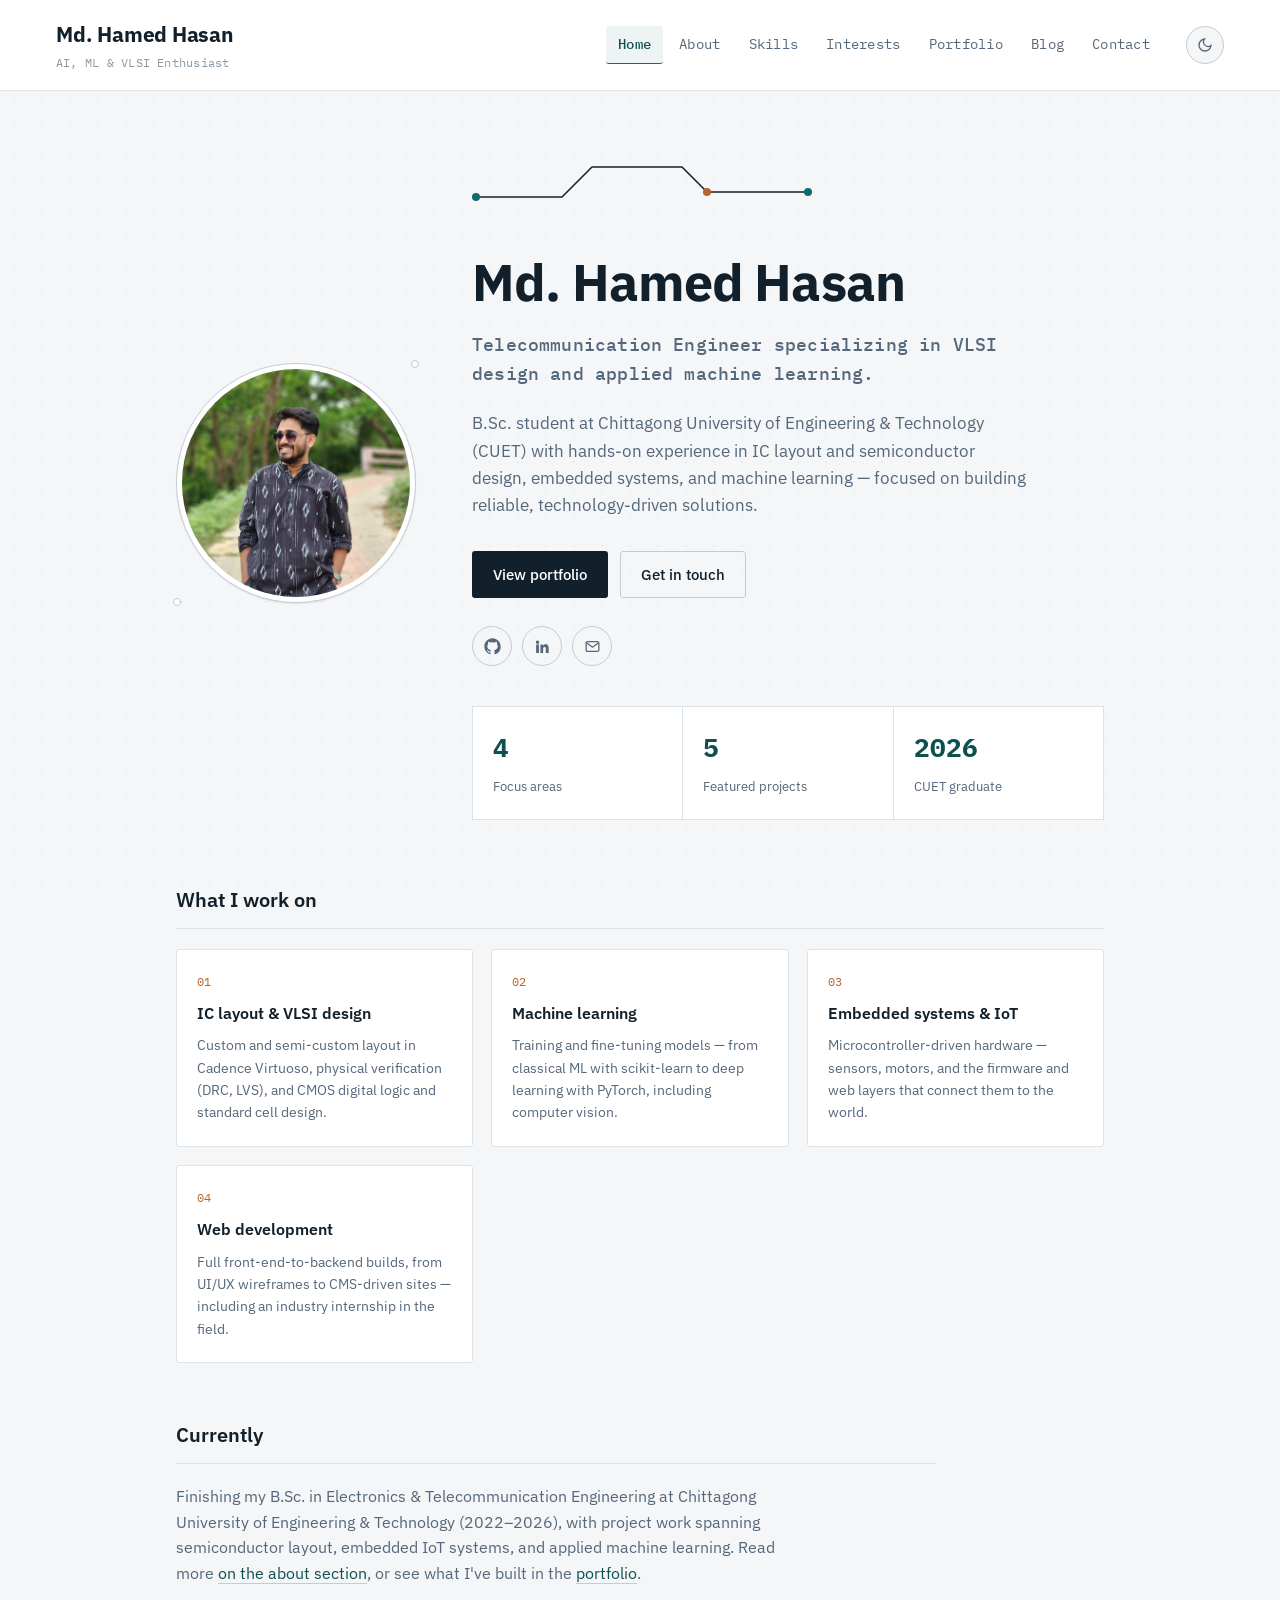
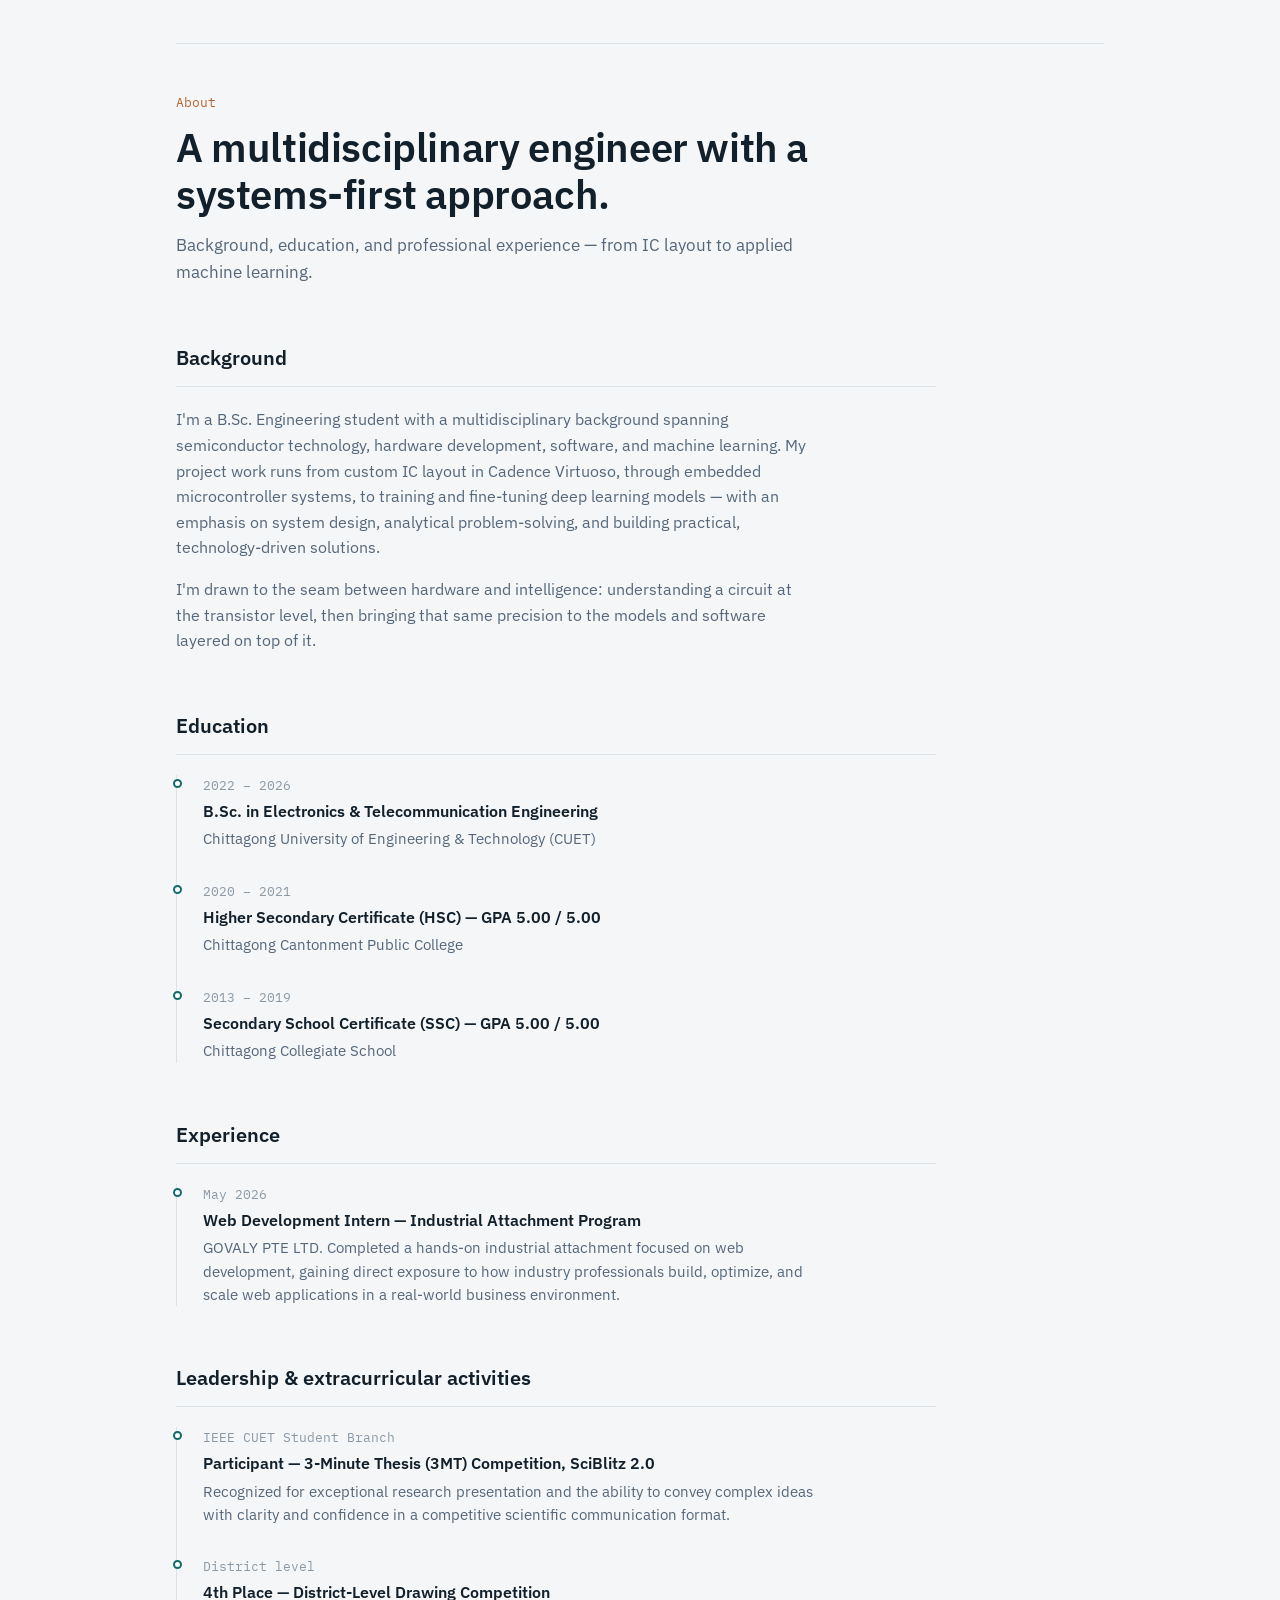
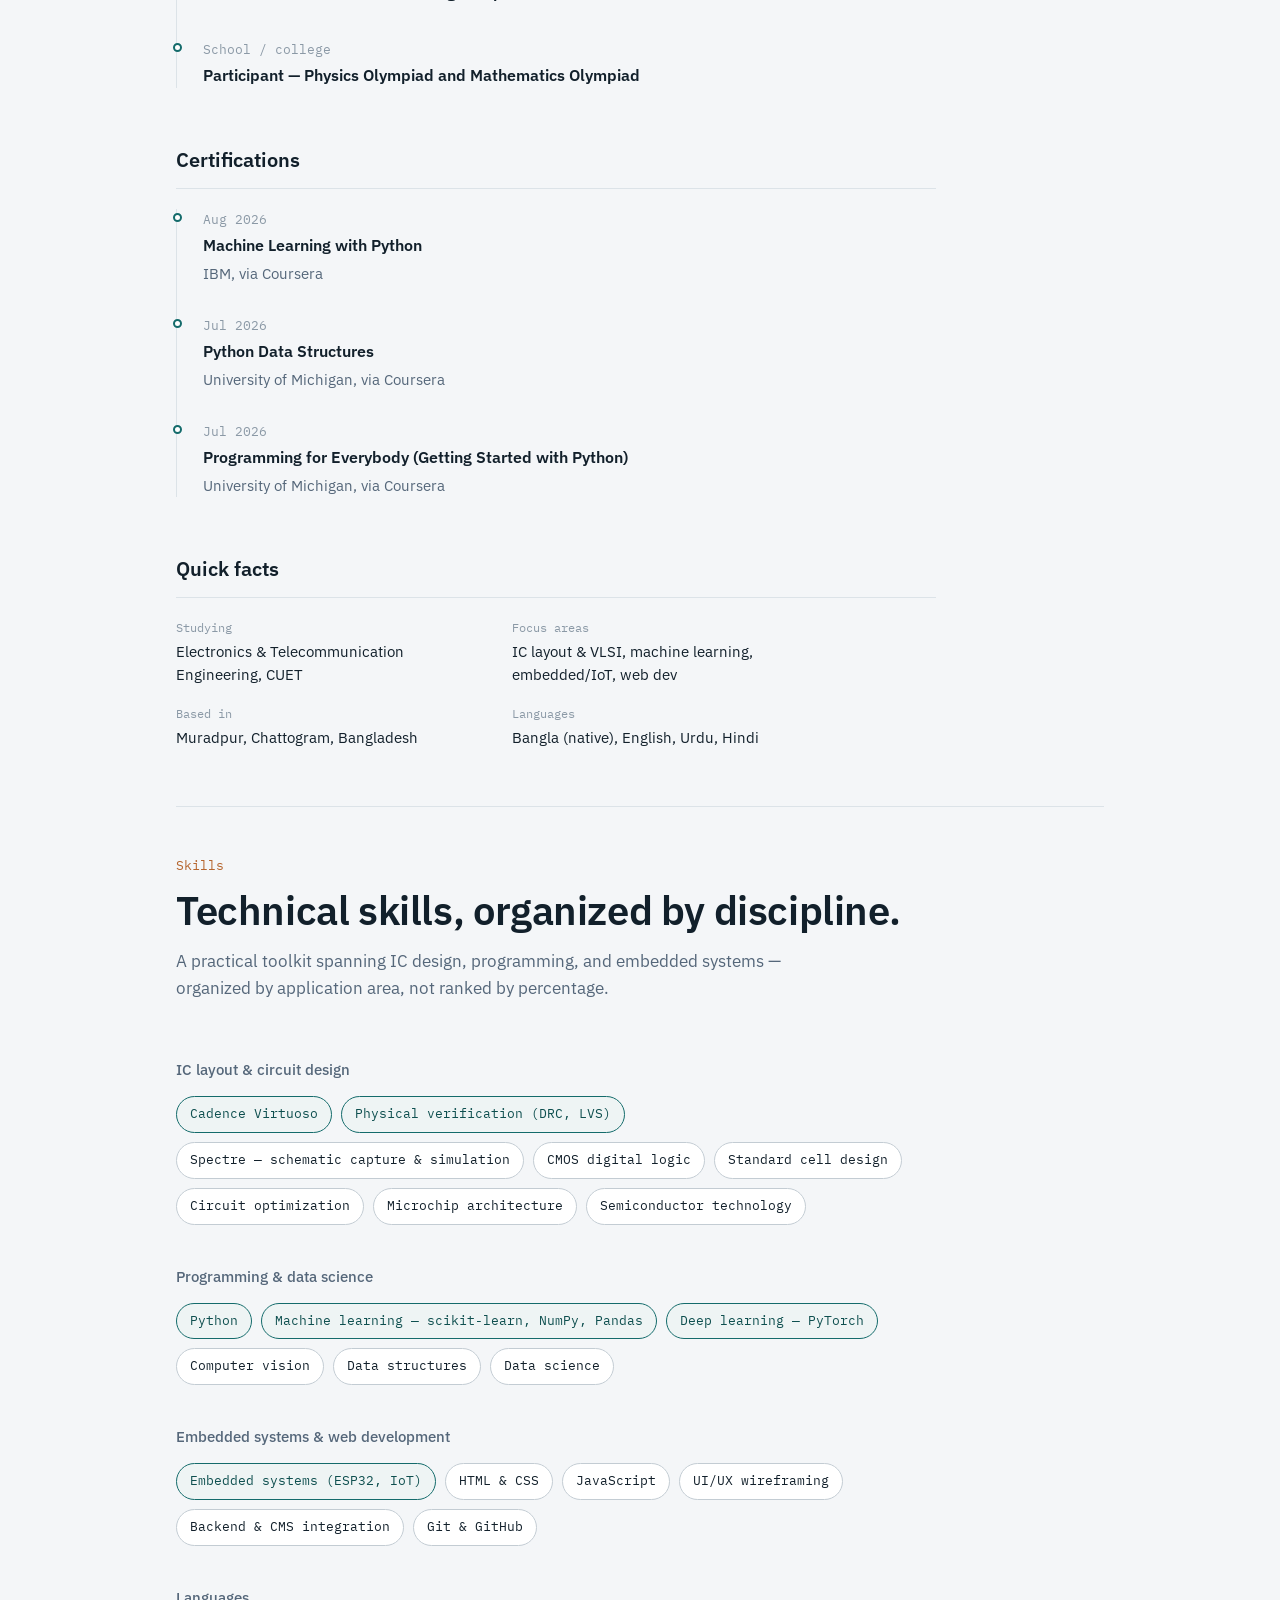
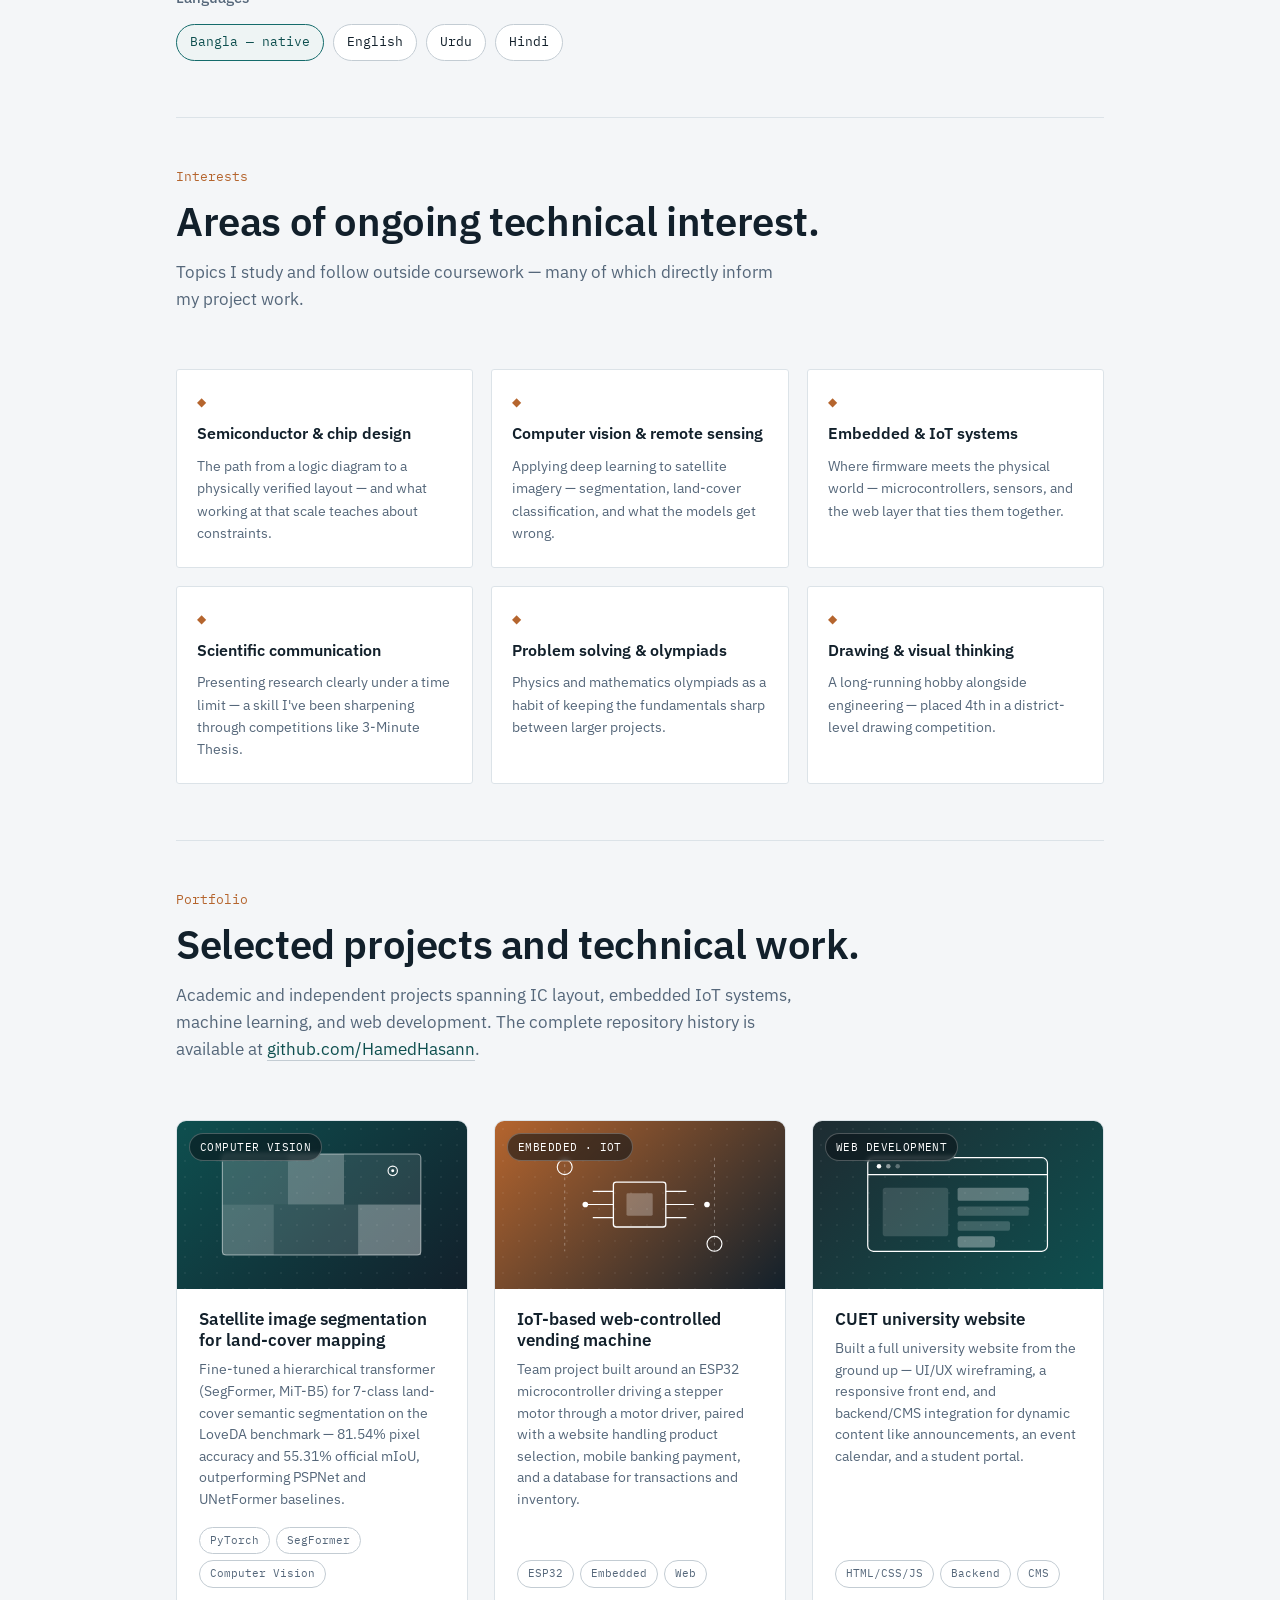
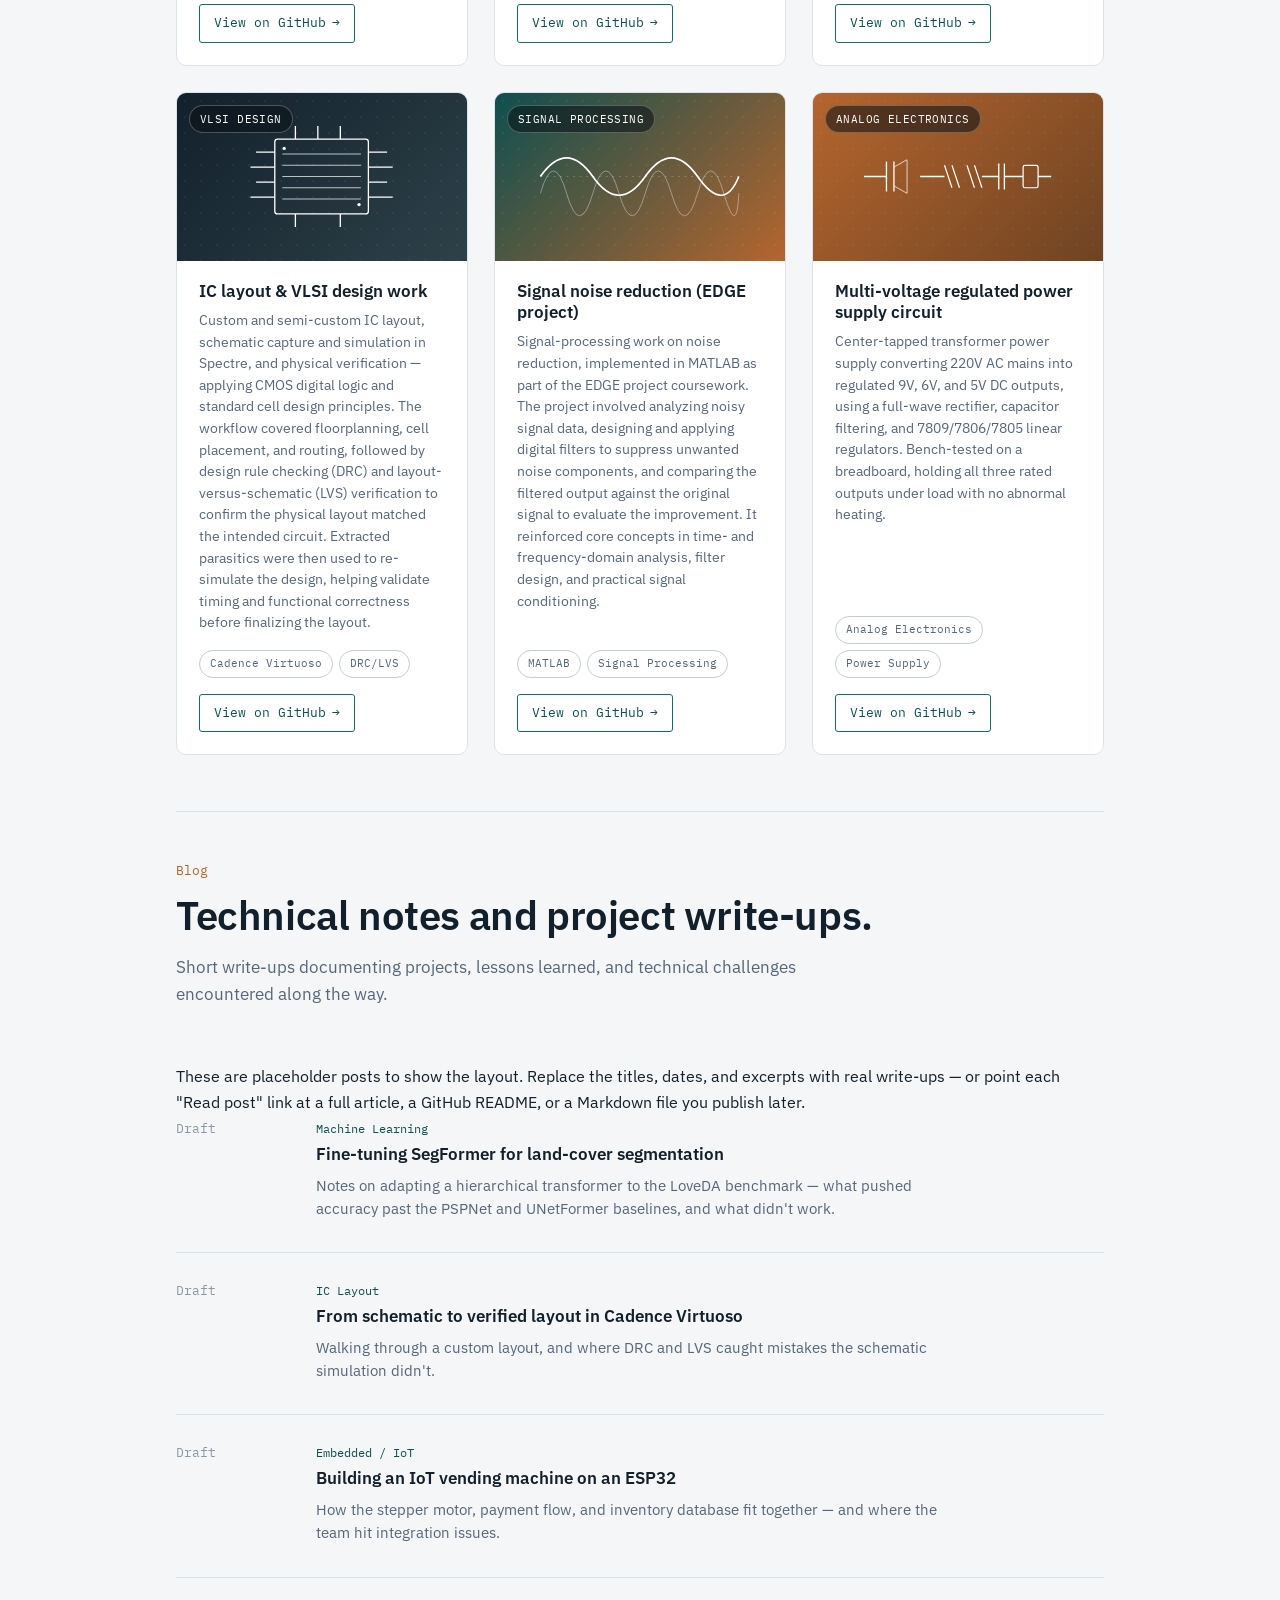
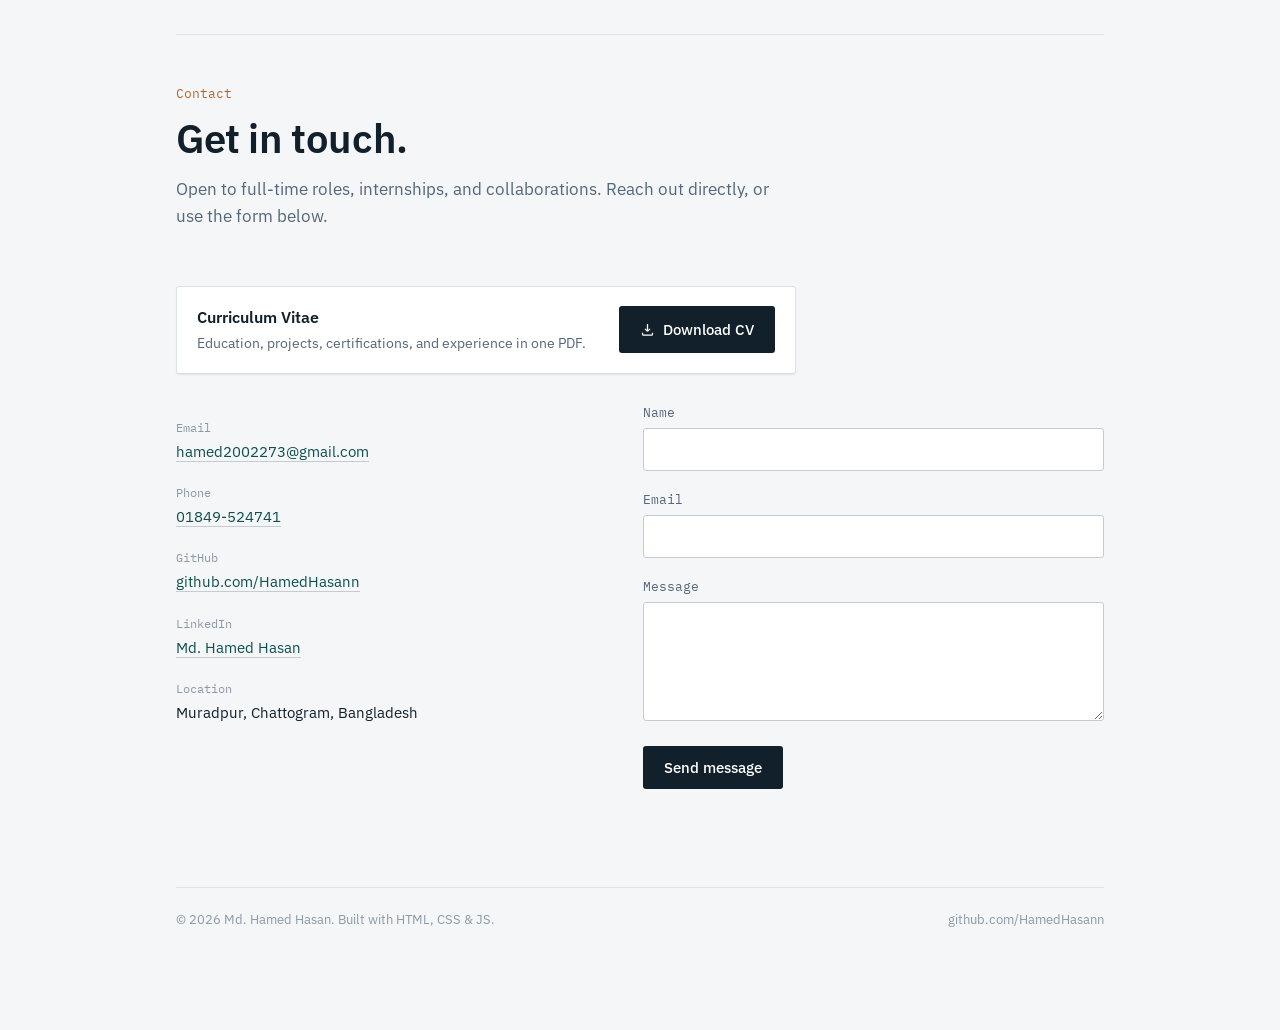
<file: index.html>
<!DOCTYPE html>
<html lang="en">
<head>
<meta charset="UTF-8">
<meta name="viewport" content="width=device-width, initial-scale=1.0">
<title>Md. Hamed Hasan — Electronics & AI Engineer</title>
<meta name="description" content="Portfolio of Md. Hamed Hasan — Electronics & Telecommunication Engineering student working across machine learning, VLSI design, and web development.">
<meta name="theme-color" content="#146B6B">
<meta property="og:type" content="website">
<meta property="og:title" content="Md. Hamed Hasan — Electronics & AI Engineer">
<meta property="og:description" content="Portfolio of Md. Hamed Hasan — Electronics & Telecommunication Engineering student working across machine learning, VLSI design, and web development.">
<meta property="og:image" content="assets/images/profile.jpg">
<link rel="icon" href="assets/images/profile.jpg">
<link rel="preconnect" href="https://fonts.googleapis.com">
<link rel="preconnect" href="https://fonts.gstatic.com" crossorigin>
<link href="https://fonts.googleapis.com/css2?family=IBM+Plex+Mono:wght@400;500&family=IBM+Plex+Sans:wght@400;500;600;700&display=swap" rel="stylesheet">
<link rel="stylesheet" href="style.css?v=2">
<script>
  // Set the theme before first paint so there's no light/dark flash.
  (function () {
    var stored = localStorage.getItem("theme");
    var prefersDark = window.matchMedia("(prefers-color-scheme: dark)").matches;
    document.documentElement.setAttribute("data-theme", stored || (prefersDark ? "dark" : "light"));
  })();
</script>
</head>
<!--
  PROFILE PHOTO: served from assets/images/profile.jpg in this repo.
  If that file is ever renamed or removed, the "HH" initials mark is
  shown instead, so the site never breaks.
-->
<body>
<div class="grid-texture" aria-hidden="true"></div>

<!-- Top nav (all breakpoints) -->
<div class="site-header-wrap">
<header class="topbar">
  <a href="#home" class="topbar-brand">Md. Hamed Hasan<span>AI, ML &amp; VLSI Enthusiast</span></a>

  <nav class="nav-links topbar-links">
    <a href="#home">Home</a>
    <a href="#about">About</a>
    <a href="#skills">Skills</a>
    <a href="#interests">Interests</a>
    <a href="#portfolio">Portfolio</a>
    <a href="#blog">Blog</a>
    <a href="#contact">Contact</a>
  </nav>

  <div class="topbar-actions">
    <button class="theme-toggle" aria-label="Toggle dark mode">
      <svg class="moon" viewBox="0 0 24 24" fill="none" stroke="currentColor" stroke-width="2"><path d="M21 12.8A9 9 0 1 1 11.2 3a7 7 0 0 0 9.8 9.8Z"/></svg>
      <svg class="sun" viewBox="0 0 24 24" fill="none" stroke="currentColor" stroke-width="2"><circle cx="12" cy="12" r="4"/><path d="M12 2v2M12 20v2M4.9 4.9l1.4 1.4M17.7 17.7l1.4 1.4M2 12h2M20 12h2M4.9 19.1l1.4-1.4M17.7 6.3l1.4-1.4"/></svg>
    </button>
    <button class="menu-btn" aria-label="Toggle navigation" aria-expanded="false">
      <span></span><span></span><span></span>
    </button>
  </div>
</header>
<nav class="mobile-nav">
  <a href="#home">Home</a>
  <a href="#about">About</a>
  <a href="#skills">Skills</a>
  <a href="#interests">Interests</a>
  <a href="#portfolio">Portfolio</a>
  <a href="#blog">Blog</a>
  <a href="#contact">Contact</a>
  <div class="mobile-nav-social">
    <a href="https://github.com/HamedHasann" target="_blank" rel="noopener" aria-label="GitHub" class="social-icon">
      <svg viewBox="0 0 24 24" fill="currentColor"><path d="M12 .5C5.73.5.5 5.73.5 12c0 5.09 3.29 9.4 7.86 10.93.57.1.78-.25.78-.55 0-.27-.01-1.16-.02-2.11-3.2.7-3.88-1.36-3.88-1.36-.53-1.34-1.29-1.7-1.29-1.7-1.05-.72.08-.71.08-.71 1.17.08 1.78 1.2 1.78 1.2 1.03 1.77 2.71 1.26 3.37.96.1-.75.4-1.26.73-1.55-2.55-.29-5.23-1.28-5.23-5.68 0-1.25.45-2.28 1.19-3.08-.12-.29-.52-1.46.11-3.05 0 0 .97-.31 3.18 1.18a11.1 11.1 0 0 1 5.79 0c2.2-1.49 3.17-1.18 3.17-1.18.63 1.59.23 2.76.11 3.05.74.8 1.19 1.83 1.19 3.08 0 4.41-2.69 5.39-5.25 5.67.41.36.78 1.06.78 2.15 0 1.55-.01 2.8-.01 3.18 0 .3.2.66.79.55A10.52 10.52 0 0 0 23.5 12c0-6.27-5.23-11.5-11.5-11.5Z"/></svg>
    </a>
    <a href="https://www.linkedin.com/in/hamed-hasan-15072927a/" target="_blank" rel="noopener" aria-label="LinkedIn" class="social-icon">
      <svg viewBox="0 0 24 24" fill="currentColor"><path d="M4.98 3.5a2.5 2.5 0 1 1 0 5 2.5 2.5 0 0 1 0-5ZM3 9h4v12H3zM9 9h3.6v1.64h.05c.5-.95 1.73-1.95 3.56-1.95 3.8 0 4.5 2.5 4.5 5.75V21h-4v-5.3c0-1.27-.02-2.9-1.77-2.9-1.77 0-2.04 1.38-2.04 2.8V21H9z"/></svg>
    </a>
    <a href="mailto:hamed2002273@gmail.com" aria-label="Email" class="social-icon">
      <svg viewBox="0 0 24 24" fill="none" stroke="currentColor" stroke-width="1.8"><rect x="3" y="5" width="18" height="14" rx="2"/><path d="m4 7 8 6 8-6"/></svg>
    </a>
  </div>
</nav>
</div>

<div class="shell">
  <!-- Main content -->
  <main class="main">

    <!-- ===================== HOME ===================== -->
    <section id="home" class="hero">
      <div class="hero-photo">
        <img class="hero-photo-img" src="assets/images/profile.jpg" alt="Md. Hamed Hasan"
             onerror="this.hidden=true; this.nextElementSibling.classList.add('show')">
        <span class="hero-photo-fallback">HH</span>
      </div>

      <div class="hero-copy">
        <svg class="hero-trace" viewBox="0 0 340 70" aria-hidden="true">
          <path d="M4 50 H90 L120 20 H210 L235 45 H336" />
          <circle cx="4" cy="50" r="4" />
          <circle class="copper" cx="235" cy="45" r="4" />
          <circle cx="336" cy="45" r="4" />
        </svg>

        <h1 class="hero-name">Md. Hamed Hasan</h1>
        <p class="hero-role">Telecommunication Engineer specializing in VLSI design and applied machine learning.</p>
        <p class="lede">B.Sc. student at Chittagong University of Engineering &amp; Technology (CUET) with hands-on experience in IC layout and semiconductor design, embedded systems, and machine learning — focused on building reliable, technology-driven solutions.</p>

        <div class="hero-actions">
          <a href="#portfolio" class="btn btn-primary">View portfolio</a>
          <a href="#contact" class="btn btn-secondary">Get in touch</a>
        </div>

        <div class="social-row">
          <a href="https://github.com/HamedHasann" target="_blank" rel="noopener" aria-label="GitHub" class="social-icon">
            <svg viewBox="0 0 24 24" fill="currentColor"><path d="M12 .5C5.73.5.5 5.73.5 12c0 5.09 3.29 9.4 7.86 10.93.57.1.78-.25.78-.55 0-.27-.01-1.16-.02-2.11-3.2.7-3.88-1.36-3.88-1.36-.53-1.34-1.29-1.7-1.29-1.7-1.05-.72.08-.71.08-.71 1.17.08 1.78 1.2 1.78 1.2 1.03 1.77 2.71 1.26 3.37.96.1-.75.4-1.26.73-1.55-2.55-.29-5.23-1.28-5.23-5.68 0-1.25.45-2.28 1.19-3.08-.12-.29-.52-1.46.11-3.05 0 0 .97-.31 3.18 1.18a11.1 11.1 0 0 1 5.79 0c2.2-1.49 3.17-1.18 3.17-1.18.63 1.59.23 2.76.11 3.05.74.8 1.19 1.83 1.19 3.08 0 4.41-2.69 5.39-5.25 5.67.41.36.78 1.06.78 2.15 0 1.55-.01 2.8-.01 3.18 0 .3.2.66.79.55A10.52 10.52 0 0 0 23.5 12c0-6.27-5.23-11.5-11.5-11.5Z"/></svg>
          </a>
          <a href="https://www.linkedin.com/in/hamed-hasan-15072927a/" target="_blank" rel="noopener" aria-label="LinkedIn" class="social-icon">
            <svg viewBox="0 0 24 24" fill="currentColor"><path d="M4.98 3.5a2.5 2.5 0 1 1 0 5 2.5 2.5 0 0 1 0-5ZM3 9h4v12H3zM9 9h3.6v1.64h.05c.5-.95 1.73-1.95 3.56-1.95 3.8 0 4.5 2.5 4.5 5.75V21h-4v-5.3c0-1.27-.02-2.9-1.77-2.9-1.77 0-2.04 1.38-2.04 2.8V21H9z"/></svg>
          </a>
          <a href="mailto:hamed2002273@gmail.com" aria-label="Email" class="social-icon">
            <svg viewBox="0 0 24 24" fill="none" stroke="currentColor" stroke-width="1.8"><rect x="3" y="5" width="18" height="14" rx="2"/><path d="m4 7 8 6 8-6"/></svg>
          </a>
        </div>

        <div class="stat-row">
          <div class="stat">
            <b>4</b>
            <span>Focus areas</span>
          </div>
          <div class="stat">
            <b>5</b>
            <span>Featured projects</span>
          </div>
          <div class="stat">
            <b>2026</b>
            <span>CUET graduate</span>
          </div>
        </div>
      </div>
    </section>

    <section class="section wide">
      <h2>What I work on</h2>
      <div class="card-grid">
        <div class="focus-card">
          <span class="mark">01</span>
          <h3>IC layout &amp; VLSI design</h3>
          <p>Custom and semi-custom layout in Cadence Virtuoso, physical verification (DRC, LVS), and CMOS digital logic and standard cell design.</p>
        </div>
        <div class="focus-card">
          <span class="mark">02</span>
          <h3>Machine learning</h3>
          <p>Training and fine-tuning models — from classical ML with scikit-learn to deep learning with PyTorch, including computer vision.</p>
        </div>
        <div class="focus-card">
          <span class="mark">03</span>
          <h3>Embedded systems &amp; IoT</h3>
          <p>Microcontroller-driven hardware — sensors, motors, and the firmware and web layers that connect them to the world.</p>
        </div>
        <div class="focus-card">
          <span class="mark">04</span>
          <h3>Web development</h3>
          <p>Full front-end-to-backend builds, from UI/UX wireframes to CMS-driven sites — including an industry internship in the field.</p>
        </div>
      </div>
    </section>

    <section class="section">
      <h2>Currently</h2>
      <p>Finishing my B.Sc. in Electronics &amp; Telecommunication Engineering at Chittagong University of Engineering &amp; Technology (2022–2026), with project work spanning semiconductor layout, embedded IoT systems, and applied machine learning. Read more <a href="#about" style="color:var(--teal-deep); border-bottom:1px solid var(--line-strong);">on the about section</a>, or see what I've built in the <a href="#portfolio" style="color:var(--teal-deep); border-bottom:1px solid var(--line-strong);">portfolio</a>.</p>
    </section>

    <!-- ===================== ABOUT ===================== -->
    <section id="about" class="section-page">
      <div class="page-head">
        <span class="eyebrow">About</span>
        <h1>A multidisciplinary engineer with a systems-first approach.</h1>
        <p class="lede">Background, education, and professional experience — from IC layout to applied machine learning.</p>
      </div>

      <section class="section">
        <h2>Background</h2>
        <p>I'm a B.Sc. Engineering student with a multidisciplinary background spanning semiconductor technology, hardware development, software, and machine learning. My project work runs from custom IC layout in Cadence Virtuoso, through embedded microcontroller systems, to training and fine-tuning deep learning models — with an emphasis on system design, analytical problem-solving, and building practical, technology-driven solutions.</p>
        <p>I'm drawn to the seam between hardware and intelligence: understanding a circuit at the transistor level, then bringing that same precision to the models and software layered on top of it.</p>
      </section>

      <section class="section">
        <h2>Education</h2>
        <div class="timeline">
          <div class="tl-item">
            <div class="tl-date">2022 – 2026</div>
            <h4>B.Sc. in Electronics &amp; Telecommunication Engineering</h4>
            <p>Chittagong University of Engineering &amp; Technology (CUET)</p>
          </div>
          <div class="tl-item">
            <div class="tl-date">2020 – 2021</div>
            <h4>Higher Secondary Certificate (HSC) — GPA 5.00 / 5.00</h4>
            <p>Chittagong Cantonment Public College</p>
          </div>
          <div class="tl-item">
            <div class="tl-date">2013 – 2019</div>
            <h4>Secondary School Certificate (SSC) — GPA 5.00 / 5.00</h4>
            <p>Chittagong Collegiate School</p>
          </div>
        </div>
      </section>

      <section class="section">
        <h2>Experience</h2>
        <div class="timeline">
          <div class="tl-item">
            <div class="tl-date">May 2026</div>
            <h4>Web Development Intern — Industrial Attachment Program</h4>
            <p>GOVALY PTE LTD. Completed a hands-on industrial attachment focused on web development, gaining direct exposure to how industry professionals build, optimize, and scale web applications in a real-world business environment.</p>
          </div>
        </div>
      </section>

      <section class="section">
        <h2>Leadership &amp; extracurricular activities</h2>
        <div class="timeline">
          <div class="tl-item">
            <div class="tl-date">IEEE CUET Student Branch</div>
            <h4>Participant — 3-Minute Thesis (3MT) Competition, SciBlitz 2.0</h4>
            <p>Recognized for exceptional research presentation and the ability to convey complex ideas with clarity and confidence in a competitive scientific communication format.</p>
          </div>
          <div class="tl-item">
            <div class="tl-date">District level</div>
            <h4>4th Place — District-Level Drawing Competition</h4>
          </div>
          <div class="tl-item">
            <div class="tl-date">School / college</div>
            <h4>Participant — Physics Olympiad and Mathematics Olympiad</h4>
          </div>
        </div>
      </section>

      <section class="section">
        <h2>Certifications</h2>
        <div class="timeline">
          <div class="tl-item">
            <div class="tl-date">Aug 2026</div>
            <h4>Machine Learning with Python</h4>
            <p>IBM, via Coursera</p>
          </div>
          <div class="tl-item">
            <div class="tl-date">Jul 2026</div>
            <h4>Python Data Structures</h4>
            <p>University of Michigan, via Coursera</p>
          </div>
          <div class="tl-item">
            <div class="tl-date">Jul 2026</div>
            <h4>Programming for Everybody (Getting Started with Python)</h4>
            <p>University of Michigan, via Coursera</p>
          </div>
        </div>
      </section>

      <section class="section">
        <h2>Quick facts</h2>
        <dl class="fact-grid">
          <div class="fact">
            <dt>Studying</dt>
            <dd>Electronics &amp; Telecommunication Engineering, CUET</dd>
          </div>
          <div class="fact">
            <dt>Focus areas</dt>
            <dd>IC layout &amp; VLSI, machine learning, embedded/IoT, web dev</dd>
          </div>
          <div class="fact">
            <dt>Based in</dt>
            <dd>Muradpur, Chattogram, Bangladesh</dd>
          </div>
          <div class="fact">
            <dt>Languages</dt>
            <dd>Bangla (native), English, Urdu, Hindi</dd>
          </div>
        </dl>
      </section>
    </section>

    <!-- ===================== SKILLS ===================== -->
    <section id="skills" class="section-page">
      <div class="page-head">
        <span class="eyebrow">Skills</span>
        <h1>Technical skills, organized by discipline.</h1>
        <p class="lede">A practical toolkit spanning IC design, programming, and embedded systems — organized by application area, not ranked by percentage.</p>
      </div>

      <section class="section">
        <div class="skill-group">
          <h3>IC layout &amp; circuit design</h3>
          <div class="tag-row">
            <span class="tag strong">Cadence Virtuoso</span>
            <span class="tag strong">Physical verification (DRC, LVS)</span>
            <span class="tag">Spectre — schematic capture &amp; simulation</span>
            <span class="tag">CMOS digital logic</span>
            <span class="tag">Standard cell design</span>
            <span class="tag">Circuit optimization</span>
            <span class="tag">Microchip architecture</span>
            <span class="tag">Semiconductor technology</span>
          </div>
        </div>

        <div class="skill-group">
          <h3>Programming &amp; data science</h3>
          <div class="tag-row">
            <span class="tag strong">Python</span>
            <span class="tag strong">Machine learning — scikit-learn, NumPy, Pandas</span>
            <span class="tag strong">Deep learning — PyTorch</span>
            <span class="tag">Computer vision</span>
            <span class="tag">Data structures</span>
            <span class="tag">Data science</span>
          </div>
        </div>

        <div class="skill-group">
          <h3>Embedded systems &amp; web development</h3>
          <div class="tag-row">
            <span class="tag strong">Embedded systems (ESP32, IoT)</span>
            <span class="tag">HTML &amp; CSS</span>
            <span class="tag">JavaScript</span>
            <span class="tag">UI/UX wireframing</span>
            <span class="tag">Backend &amp; CMS integration</span>
            <span class="tag">Git &amp; GitHub</span>
          </div>
        </div>

        <div class="skill-group">
          <h3>Languages</h3>
          <div class="tag-row">
            <span class="tag strong">Bangla — native</span>
            <span class="tag">English</span>
            <span class="tag">Urdu</span>
            <span class="tag">Hindi</span>
          </div>
        </div>
      </section>
    </section>

    <!-- ===================== INTERESTS ===================== -->
    <section id="interests" class="section-page">
      <div class="page-head">
        <span class="eyebrow">Interests</span>
        <h1>Areas of ongoing technical interest.</h1>
        <p class="lede">Topics I study and follow outside coursework — many of which directly inform my project work.</p>
      </div>

      <section class="section wide">
        <div class="card-grid">
          <div class="focus-card">
            <span class="mark">◆</span>
            <h3>Semiconductor &amp; chip design</h3>
            <p>The path from a logic diagram to a physically verified layout — and what working at that scale teaches about constraints.</p>
          </div>
          <div class="focus-card">
            <span class="mark">◆</span>
            <h3>Computer vision &amp; remote sensing</h3>
            <p>Applying deep learning to satellite imagery — segmentation, land-cover classification, and what the models get wrong.</p>
          </div>
          <div class="focus-card">
            <span class="mark">◆</span>
            <h3>Embedded &amp; IoT systems</h3>
            <p>Where firmware meets the physical world — microcontrollers, sensors, and the web layer that ties them together.</p>
          </div>
          <div class="focus-card">
            <span class="mark">◆</span>
            <h3>Scientific communication</h3>
            <p>Presenting research clearly under a time limit — a skill I've been sharpening through competitions like 3-Minute Thesis.</p>
          </div>
          <div class="focus-card">
            <span class="mark">◆</span>
            <h3>Problem solving &amp; olympiads</h3>
            <p>Physics and mathematics olympiads as a habit of keeping the fundamentals sharp between larger projects.</p>
          </div>
          <div class="focus-card">
            <span class="mark">◆</span>
            <h3>Drawing &amp; visual thinking</h3>
            <p>A long-running hobby alongside engineering — placed 4th in a district-level drawing competition.</p>
          </div>
        </div>
      </section>
    </section>

    <!-- ===================== PORTFOLIO ===================== -->
    <section id="portfolio" class="section-page">
      <div class="page-head">
        <span class="eyebrow">Portfolio</span>
        <h1>Selected projects and technical work.</h1>
        <p class="lede">Academic and independent projects spanning IC layout, embedded IoT systems, machine learning, and web development. The complete repository history is available at <a href="https://github.com/HamedHasann" target="_blank" rel="noopener" style="color:var(--teal-deep); border-bottom:1px solid var(--line-strong);">github.com/HamedHasann</a>.</p>
      </div>

      <section class="section wide">
        <div class="project-grid">

          <article class="project-card">
            <div class="project-media media-cv">
              <span class="project-badge">Computer Vision</span>
              <svg class="project-art" viewBox="0 0 240 140" aria-hidden="true">
                <rect x="14" y="16" width="212" height="108" rx="4" fill="none" stroke="currentColor" stroke-width="1.2" opacity="0.5"/>
                <rect x="14" y="16" width="70" height="54" fill="currentColor" opacity="0.18"/>
                <rect x="84" y="16" width="60" height="54" fill="currentColor" opacity="0.32"/>
                <rect x="144" y="16" width="82" height="54" fill="currentColor" opacity="0.1"/>
                <rect x="14" y="70" width="55" height="54" fill="currentColor" opacity="0.26"/>
                <rect x="69" y="70" width="90" height="54" fill="currentColor" opacity="0.15"/>
                <rect x="159" y="70" width="67" height="54" fill="currentColor" opacity="0.36"/>
                <circle cx="196" cy="34" r="5" fill="none" stroke="currentColor" stroke-width="1.2"/>
                <circle cx="196" cy="34" r="1.6" fill="currentColor"/>
              </svg>
            </div>
            <div class="project-body">
              <h3>Satellite image segmentation for land-cover mapping</h3>
              <p>Fine-tuned a hierarchical transformer (SegFormer, MiT-B5) for 7-class land-cover semantic segmentation on the LoveDA benchmark — 81.54% pixel accuracy and 55.31% official mIoU, outperforming PSPNet and UNetFormer baselines.</p>
              <div class="project-tags">
                <span>PyTorch</span>
                <span>SegFormer</span>
                <span>Computer Vision</span>
              </div>
              <a class="project-link" href="https://github.com/HamedHasann/Machine_Learning" target="_blank" rel="noopener">View on GitHub <span aria-hidden="true">→</span></a>
            </div>
          </article>

          <article class="project-card">
            <div class="project-media media-iot">
              <span class="project-badge">Embedded · IoT</span>
              <svg class="project-art" viewBox="0 0 240 140" aria-hidden="true">
                <rect x="92" y="46" width="56" height="48" rx="3" fill="none" stroke="currentColor" stroke-width="1.4"/>
                <rect x="106" y="58" width="28" height="24" rx="1.5" fill="currentColor" opacity="0.28"/>
                <path d="M92 56H70M92 70H62M92 84H70M148 56h22M148 70h30M148 84h22" stroke="currentColor" stroke-width="1.2"/>
                <circle cx="62" cy="70" r="3" fill="currentColor"/>
                <circle cx="192" cy="70" r="3" fill="currentColor"/>
                <path d="M40 20v100M200 20v100" stroke="currentColor" stroke-width="1" opacity="0.35" stroke-dasharray="3 4"/>
                <circle cx="40" cy="30" r="8" fill="none" stroke="currentColor" stroke-width="1.2"/>
                <circle cx="200" cy="112" r="8" fill="none" stroke="currentColor" stroke-width="1.2"/>
              </svg>
            </div>
            <div class="project-body">
              <h3>IoT-based web-controlled vending machine</h3>
              <p>Team project built around an ESP32 microcontroller driving a stepper motor through a motor driver, paired with a website handling product selection, mobile banking payment, and a database for transactions and inventory.</p>
              <div class="project-tags">
                <span>ESP32</span>
                <span>Embedded</span>
                <span>Web</span>
              </div>
              <a class="project-link" href="https://github.com/HamedHasann/Embedded_Systems_IoT" target="_blank" rel="noopener">View on GitHub <span aria-hidden="true">→</span></a>
            </div>
          </article>

          <article class="project-card">
            <div class="project-media media-web">
              <span class="project-badge">Web Development</span>
              <svg class="project-art" viewBox="0 0 240 140" aria-hidden="true">
                <rect x="24" y="20" width="192" height="100" rx="6" fill="none" stroke="currentColor" stroke-width="1.3"/>
                <path d="M24 38h192" stroke="currentColor" stroke-width="1.2"/>
                <circle cx="36" cy="29" r="2.4" fill="currentColor"/>
                <circle cx="46" cy="29" r="2.4" fill="currentColor" opacity="0.5"/>
                <circle cx="56" cy="29" r="2.4" fill="currentColor" opacity="0.3"/>
                <rect x="40" y="52" width="70" height="52" rx="3" fill="currentColor" opacity="0.14"/>
                <rect x="120" y="52" width="76" height="14" rx="2" fill="currentColor" opacity="0.3"/>
                <rect x="120" y="72" width="76" height="10" rx="2" fill="currentColor" opacity="0.18"/>
                <rect x="120" y="88" width="56" height="10" rx="2" fill="currentColor" opacity="0.18"/>
                <rect x="120" y="104" width="40" height="12" rx="3" fill="currentColor" opacity="0.34"/>
              </svg>
            </div>
            <div class="project-body">
              <h3>CUET university website</h3>
              <p>Built a full university website from the ground up — UI/UX wireframing, a responsive front end, and backend/CMS integration for dynamic content like announcements, an event calendar, and a student portal.</p>
              <div class="project-tags">
                <span>HTML/CSS/JS</span>
                <span>Backend</span>
                <span>CMS</span>
              </div>
              <a class="project-link" href="https://github.com/HamedHasann/Web_Development" target="_blank" rel="noopener">View on GitHub <span aria-hidden="true">→</span></a>
            </div>
          </article>

          <article class="project-card">
            <div class="project-media media-vlsi">
              <span class="project-badge">VLSI Design</span>
              <svg class="project-art" viewBox="0 0 240 140" aria-hidden="true">
                <rect x="70" y="30" width="100" height="80" rx="3" fill="none" stroke="currentColor" stroke-width="1.4"/>
                <g stroke="currentColor" stroke-width="1.1" opacity="0.7">
                  <path d="M78 46h84M78 58h84M78 70h84M78 82h84M78 94h84"/>
                </g>
                <g stroke="currentColor" stroke-width="1.4">
                  <path d="M70 44H50M70 60H44M70 76H50M70 92H44"/>
                  <path d="M170 44h20M170 60h26M170 76h20M170 92h26"/>
                  <path d="M92 30V16M116 30V16M140 30V16M92 110v14M140 110v14"/>
                </g>
                <circle cx="80" cy="40" r="1.8" fill="currentColor"/>
                <circle cx="160" cy="100" r="1.8" fill="currentColor"/>
              </svg>
            </div>
            <div class="project-body">
              <h3>IC layout &amp; VLSI design work</h3>
              <p>Custom and semi-custom IC layout, schematic capture and simulation in Spectre, and physical verification — applying CMOS digital logic and standard cell design principles. The workflow covered floorplanning, cell placement, and routing, followed by design rule checking (DRC) and layout-versus-schematic (LVS) verification to confirm the physical layout matched the intended circuit. Extracted parasitics were then used to re-simulate the design, helping validate timing and functional correctness before finalizing the layout.</p>
              <div class="project-tags">
                <span>Cadence Virtuoso</span>
                <span>DRC/LVS</span>
              </div>
              <a class="project-link" href="https://github.com/HamedHasann/VLSI_Design" target="_blank" rel="noopener">View on GitHub <span aria-hidden="true">→</span></a>
            </div>
          </article>

          <article class="project-card">
            <div class="project-media media-signal">
              <span class="project-badge">Signal Processing</span>
              <svg class="project-art" viewBox="0 0 240 140" aria-hidden="true">
                <path d="M14 88 Q28 40 42 88 T70 88 T98 88 T126 88 T154 88 T182 88 T210 88 T226 88"
                      fill="none" stroke="currentColor" stroke-width="1" opacity="0.4"/>
                <path d="M14 70 Q42 30 70 70 T126 70 T182 70 T226 70"
                      fill="none" stroke="currentColor" stroke-width="1.8"/>
                <line x1="14" y1="70" x2="226" y2="70" stroke="currentColor" stroke-width="0.8" opacity="0.3" stroke-dasharray="2 5"/>
              </svg>
            </div>
            <div class="project-body">
              <h3>Signal noise reduction (EDGE project)</h3>
              <p>Signal-processing work on noise reduction, implemented in MATLAB as part of the EDGE project coursework. The project involved analyzing noisy signal data, designing and applying digital filters to suppress unwanted noise components, and comparing the filtered output against the original signal to evaluate the improvement. It reinforced core concepts in time- and frequency-domain analysis, filter design, and practical signal conditioning.</p>
              <div class="project-tags">
                <span>MATLAB</span>
                <span>Signal Processing</span>
              </div>
              <a class="project-link" href="https://github.com/HamedHasann/EDGE_Project_Md_Hamed_Hasan_2108016" target="_blank" rel="noopener">View on GitHub <span aria-hidden="true">→</span></a>
            </div>
          </article>

          <article class="project-card">
            <div class="project-media media-analog">
              <span class="project-badge">Analog Electronics</span>
              <svg class="project-art" viewBox="0 0 240 140" aria-hidden="true">
                <path d="M20 70h24" stroke="currentColor" stroke-width="1.4"/>
                <path d="M44 54v32M52 54v32" stroke="currentColor" stroke-width="1.4"/>
                <path d="M52 60l14-8M52 80l14 8M66 52v36" stroke="currentColor" stroke-width="1.1" opacity="0.7"/>
                <path d="M80 70h26" stroke="currentColor" stroke-width="1.4"/>
                <path d="M106 58l8 24M114 58l8 24M130 58l8 24M138 58l8 24" stroke="currentColor" stroke-width="1.3"/>
                <path d="M146 70h18" stroke="currentColor" stroke-width="1.4"/>
                <path d="M164 56v28M170 56v28" stroke="currentColor" stroke-width="1.4"/>
                <path d="M170 70h20" stroke="currentColor" stroke-width="1.4"/>
                <rect x="190" y="58" width="16" height="24" rx="2" fill="none" stroke="currentColor" stroke-width="1.3"/>
                <path d="M206 70h14" stroke="currentColor" stroke-width="1.4"/>
              </svg>
            </div>
            <div class="project-body">
              <h3>Multi-voltage regulated power supply circuit</h3>
              <p>Center-tapped transformer power supply converting 220V AC mains into regulated 9V, 6V, and 5V DC outputs, using a full-wave rectifier, capacitor filtering, and 7809/7806/7805 linear regulators. Bench-tested on a breadboard, holding all three rated outputs under load with no abnormal heating.</p>
              <div class="project-tags">
                <span>Analog Electronics</span>
                <span>Power Supply</span>
              </div>
              <a class="project-link" href="https://github.com/HamedHasann/Multi-voltage-regulated-power-supply-circuit/blob/main/ETE_300%20Project%20Report.pdf" target="_blank" rel="noopener">View on GitHub <span aria-hidden="true">→</span></a>
            </div>
          </article>

        </div>
      </section>
    </section>

    <!-- ===================== BLOG ===================== -->
    <section id="blog" class="section-page">
      <div class="page-head">
        <span class="eyebrow">Blog</span>
        <h1>Technical notes and project write-ups.</h1>
        <p class="lede">Short write-ups documenting projects, lessons learned, and technical challenges encountered along the way.</p>
      </div>

      <div class="notice">
        These are placeholder posts to show the layout. Replace the titles, dates, and excerpts with real write-ups — or point each "Read post" link at a full article, a GitHub README, or a Markdown file you publish later.
      </div>

      <section class="section wide">
        <div class="post-list">
          <article class="post">
            <div class="post-date">Draft</div>
            <div>
              <span class="post-tag">Machine Learning</span>
              <h3>Fine-tuning SegFormer for land-cover segmentation</h3>
              <p>Notes on adapting a hierarchical transformer to the LoveDA benchmark — what pushed accuracy past the PSPNet and UNetFormer baselines, and what didn't work.</p>
            </div>
          </article>

          <article class="post">
            <div class="post-date">Draft</div>
            <div>
              <span class="post-tag">IC Layout</span>
              <h3>From schematic to verified layout in Cadence Virtuoso</h3>
              <p>Walking through a custom layout, and where DRC and LVS caught mistakes the schematic simulation didn't.</p>
            </div>
          </article>

          <article class="post">
            <div class="post-date">Draft</div>
            <div>
              <span class="post-tag">Embedded / IoT</span>
              <h3>Building an IoT vending machine on an ESP32</h3>
              <p>How the stepper motor, payment flow, and inventory database fit together — and where the team hit integration issues.</p>
            </div>
          </article>
        </div>
      </section>
    </section>

    <!-- ===================== CONTACT ===================== -->
    <section id="contact" class="section-page">
      <div class="page-head">
        <span class="eyebrow">Contact</span>
        <h1>Get in touch.</h1>
        <p class="lede">Open to full-time roles, internships, and collaborations. Reach out directly, or use the form below.</p>
      </div>

      <div class="cv-card">
        <div class="cv-card-text">
          <h3>Curriculum Vitae</h3>
          <p>Education, projects, certifications, and experience in one PDF.</p>
        </div>
        <a href="https://drive.google.com/uc?export=download&id=1IoIVF7ex7gsoq0dnkyB2zuwkb2gDdFNM" class="btn btn-primary" target="_blank" rel="noopener">
          <svg class="btn-icon" viewBox="0 0 24 24" fill="none" stroke="currentColor" stroke-width="2"><path d="M12 3v12m0 0-4-4m4 4 4-4M4 17v2a2 2 0 0 0 2 2h12a2 2 0 0 0 2-2v-2"/></svg>
          Download CV
        </a>
      </div>

      <section class="section wide">
        <div class="contact-layout">
          <div class="contact-info">
            <dl>
              <div class="fact">
                <dt>Email</dt>
                <dd><a href="mailto:hamed2002273@gmail.com">hamed2002273@gmail.com</a></dd>
              </div>
              <div class="fact">
                <dt>Phone</dt>
                <dd><a href="tel:+8801849524741">01849-524741</a></dd>
              </div>
              <div class="fact">
                <dt>GitHub</dt>
                <dd><a href="https://github.com/HamedHasann" target="_blank" rel="noopener">github.com/HamedHasann</a></dd>
              </div>
              <div class="fact">
                <dt>LinkedIn</dt>
                <dd><a href="https://www.linkedin.com/in/hamed-hasan-15072927a/" target="_blank" rel="noopener">Md. Hamed Hasan</a></dd>
              </div>
              <div class="fact">
                <dt>Location</dt>
                <dd>Muradpur, Chattogram, Bangladesh</dd>
              </div>
            </dl>
          </div>

          <form id="contact-form" action="https://formspree.io/f/mljeokpq" method="POST" novalidate>
            <div class="form-field">
              <label for="name">Name</label>
              <input type="text" id="name" name="name" autocomplete="name" required>
            </div>
            <div class="form-field">
              <label for="email">Email</label>
              <input type="email" id="email" name="email" autocomplete="email" required>
            </div>
            <div class="form-field">
              <label for="message">Message</label>
              <textarea id="message" name="message" rows="5" required></textarea>
            </div>
            <button type="submit" class="btn btn-primary">Send message</button>
            <p class="form-msg" role="status"></p>
          </form>
        </div>
      </section>
    </section>

    <footer class="site-footer">
      <span>© 2026 Md. Hamed Hasan. Built with HTML, CSS &amp; JS.</span>
      <a href="https://github.com/HamedHasann" target="_blank" rel="noopener">github.com/HamedHasann</a>
    </footer>
  </main>
</div>

<script src="script.js?v=2"></script>
</body>
</html>
</file>
<file: style.css>
/* =========================================================
   Hamed Hasan — Portfolio
   Design tokens
   ========================================================= */
:root {
  --bg: #F4F6F8;
  --surface: #FFFFFF;
  --ink: #12202B;
  --ink-soft: #55677A;
  --ink-faint: #8B99A6;
  --teal: #146B6B;
  --teal-deep: #0E4F4F;
  --teal-soft: #EEF4F4;
  --copper: #B5652E;
  --line: #DCE3E8;
  --line-strong: #C3CCD3;

  --font-display: "IBM Plex Sans", -apple-system, BlinkMacSystemFont, sans-serif;
  --font-body: "IBM Plex Sans", -apple-system, BlinkMacSystemFont, sans-serif;
  --font-mono: "IBM Plex Mono", "SFMono-Regular", Menlo, monospace;

  --nav-w: 236px;
  --content-max: 760px;
  --wide-max: clamp(1040px, 78vw, 1240px);

  --radius: 3px;
  --shadow-card: 0 1px 2px rgba(18, 32, 43, 0.06), 0 1px 1px rgba(18, 32, 43, 0.04);

  color-scheme: light;
}

/* ---- Dark theme ----
   Toggled by JS via [data-theme="dark"] on <html>. Deep blue-charcoal
   surface with a brighter mint teal and warm copper for accents so
   contrast (text and accent-on-surface) stays comfortably above WCAG AA. */
html[data-theme="dark"] {
  --bg: #0A1216;
  --surface: #101A20;
  --ink: #E9F1F2;
  --ink-soft: #A6B7BF;
  --ink-faint: #6E828B;
  --teal: #4FD6C4;
  --teal-deep: #7FE6D8;
  --teal-soft: #14262A;
  --copper: #F0A05F;
  --line: #1E2C32;
  --line-strong: #2E4149;
  --shadow-card: 0 1px 2px rgba(0, 0, 0, 0.35), 0 1px 1px rgba(0, 0, 0, 0.25);
  color-scheme: dark;
}
html[data-theme="dark"] .btn-primary { background: var(--teal); color: #06201C; }
html[data-theme="dark"] .btn-primary:hover { background: var(--teal-deep); }
html[data-theme="dark"] .grid-texture { opacity: 0.35; }
html[data-theme="dark"] .hero-trace path { stroke: var(--ink-soft); }

body, .topbar, .mobile-nav, .btn, .form-field input, .form-field textarea,
.nav-links a, .social-icon {
  transition: background-color 0.2s ease, color 0.2s ease, border-color 0.2s ease;
}

/* =========================================================
   Reset
   ========================================================= */
*, *::before, *::after { box-sizing: border-box; }
html { scroll-behavior: smooth; overflow-x: clip; }
body {
  margin: 0;
  background: var(--bg);
  color: var(--ink);
  font-family: var(--font-body);
  font-size: 16px;
  line-height: 1.6;
  -webkit-font-smoothing: antialiased;
  overflow-x: clip;
}
h1, h2, h3, h4 { font-family: var(--font-display); margin: 0; color: var(--ink); font-weight: 600; }
p { margin: 0 0 1em; color: var(--ink-soft); }
a { color: inherit; text-decoration: none; }
ul { margin: 0; padding: 0; list-style: none; }
img { max-width: 100%; display: block; }
button { font-family: inherit; cursor: pointer; }
:focus-visible {
  outline: 2px solid var(--teal);
  outline-offset: 2px;
}

@media (prefers-reduced-motion: reduce) {
  *, *::before, *::after { animation-duration: 0.01ms !important; animation-iteration-count: 1 !important; transition-duration: 0.01ms !important; scroll-behavior: auto !important; }
}

/* =========================================================
   Background texture — faint perf-board dot grid
   ========================================================= */
.grid-texture {
  position: fixed;
  inset: 0;
  background-image: radial-gradient(circle, var(--line) 1px, transparent 1px);
  background-size: 28px 28px;
  opacity: 0.55;
  pointer-events: none;
  z-index: 0;
}

/* =========================================================
   Shell layout: top nav + main content
   ========================================================= */
.shell {
  position: relative;
  z-index: 1;
}

/* ---- Top nav ---- */
#home, #about, #skills, #interests, #portfolio, #blog, #contact {
  scroll-margin-top: 84px;
}
.section-page {
  border-top: 1px solid var(--line);
  margin-top: 56px;
  padding-top: 48px;
}

.site-header-wrap {
  position: sticky;
  top: 0;
  z-index: 20;
}
.topbar {
  display: flex;
  background: var(--surface);
  border-bottom: 1px solid var(--line);
  padding: 18px 56px;
  align-items: center;
  justify-content: space-between;
  gap: 24px;
}
.topbar-brand {
  font-family: var(--font-display);
  font-weight: 700;
  font-size: 21px;
  letter-spacing: -0.01em;
  color: var(--ink);
  flex-shrink: 0;
}
.topbar-brand span {
  display: block;
  font-family: var(--font-mono);
  font-weight: 400;
  font-size: 11.5px;
  letter-spacing: 0.02em;
  color: var(--ink-faint);
  margin-top: 2px;
}

.nav-links.topbar-links {
  display: flex;
  flex-direction: row;
  align-items: center;
  gap: 4px;
  flex-wrap: wrap;
  justify-content: flex-end;
  margin-left: auto;
}
.nav-links.topbar-links a {
  padding: 8px 12px;
  border-radius: var(--radius);
  font-size: 13.5px;
  font-family: var(--font-mono);
  letter-spacing: 0.02em;
  color: var(--ink-soft);
  border-left: none;
  border-bottom: 1px solid transparent;
  transition: color 0.15s ease, background 0.15s ease, border-color 0.15s ease;
}
.nav-links.topbar-links a:hover {
  color: var(--ink);
  background: var(--bg);
}
.nav-links.topbar-links a.active {
  color: var(--teal-deep);
  border-bottom-color: var(--teal);
  background: var(--teal-soft);
  font-weight: 500;
}

.theme-toggle {
  display: inline-flex;
  align-items: center;
  justify-content: center;
  background: var(--bg);
  border: 1px solid var(--line-strong);
  border-radius: 50%;
  width: 38px;
  height: 38px;
  color: var(--ink-soft);
  flex-shrink: 0;
}
.theme-toggle svg { width: 16px; height: 16px; flex-shrink: 0; }
.theme-toggle .sun { display: none; }
html[data-theme="dark"] .theme-toggle .sun { display: block; }
html[data-theme="dark"] .theme-toggle .moon { display: none; }
.theme-toggle:hover { border-color: var(--teal); color: var(--teal-deep); }
.topbar-actions { display: flex; align-items: center; gap: 10px; flex-shrink: 0; }

/* ---- Social icons (icon-only circles) ---- */
.social-row {
  display: flex;
  gap: 10px;
  margin-bottom: 40px;
}
.social-icon {
  width: 40px;
  height: 40px;
  border-radius: 50%;
  border: 1px solid var(--line-strong);
  display: flex;
  align-items: center;
  justify-content: center;
  color: var(--ink-soft);
  flex-shrink: 0;
  transition: color 0.15s ease, border-color 0.15s ease, background 0.15s ease;
}
.social-icon svg { width: 17px; height: 17px; }
.social-icon:hover { color: var(--teal-deep); border-color: var(--teal); background: var(--teal-soft); }
.mobile-nav-social {
  display: flex;
  justify-content: center;
  gap: 14px;
  padding: 16px 4px 4px;
  margin-top: 8px;
  border-top: 1px solid var(--line);
}

.menu-btn {
  display: none;
  background: none;
  border: 1px solid var(--line-strong);
  border-radius: var(--radius);
  width: 38px;
  height: 34px;
  flex-direction: column;
  align-items: center;
  justify-content: center;
  gap: 4px;
}
.menu-btn span { width: 16px; height: 1.5px; background: var(--ink); display: block; }

.mobile-nav {
  display: none;
  background: var(--surface);
  border-bottom: 1px solid var(--line);
  padding: 8px 20px 18px;
}
.mobile-nav.open { display: block; }
.mobile-nav > a {
  display: block;
  padding: 10px 4px;
  font-size: 15px;
  color: var(--ink-soft);
  border-bottom: 1px solid var(--line);
}
.mobile-nav > a:last-child { border-bottom: none; }
.mobile-nav > a.active { color: var(--teal-deep); font-weight: 500; }

/* =========================================================
   Main content
   ========================================================= */
.main {
  min-width: 0;
  max-width: var(--wide-max);
  margin: 0 auto;
  padding: 56px 56px 100px;
}
.page-head {
  max-width: var(--content-max);
  margin-bottom: 56px;
}
.eyebrow {
  font-family: var(--font-mono);
  font-size: 12.5px;
  color: var(--copper);
  margin-bottom: 12px;
  display: block;
}
.page-head h1 {
  font-size: clamp(30px, 4vw, 40px);
  line-height: 1.18;
  letter-spacing: -0.01em;
  margin-bottom: 14px;
}
.page-head .lede {
  font-size: 17px;
  color: var(--ink-soft);
  max-width: 620px;
  margin: 0;
}

.section {
  max-width: var(--content-max);
  margin-bottom: 56px;
}
.section.wide { max-width: var(--wide-max); }
.section h2 {
  font-size: 20px;
  margin-bottom: 20px;
  padding-bottom: 12px;
  border-bottom: 1px solid var(--line);
}
.section p { max-width: 640px; }

/* =========================================================
   Hero (home page)
   ========================================================= */
.hero {
  max-width: var(--wide-max);
  margin: 0 auto 64px;
  display: flex;
  align-items: center;
  gap: 56px;
}
.hero-copy { flex: 1; min-width: 0; max-width: 640px; }

.hero-photo {
  flex-shrink: 0;
  width: 240px;
  height: 240px;
  border-radius: 50%;
  border: 1px solid var(--line-strong);
  background: var(--surface);
  padding: 5px;
  box-shadow: var(--shadow-card);
  position: relative;
}
.hero-photo::before,
.hero-photo::after {
  content: "";
  position: absolute;
  width: 8px;
  height: 8px;
  border-radius: 50%;
  background: var(--surface);
  border: 1.5px solid var(--line-strong);
}
.hero-photo::before { top: -4px; right: -4px; }
.hero-photo::after { bottom: -4px; left: -4px; }
.hero-photo-img {
  width: 100%;
  height: 100%;
  object-fit: cover;
  border-radius: 50%;
  display: block;
  background: var(--teal-soft);
}
.hero-photo-img[hidden] { display: none; }
.hero-photo-fallback {
  width: 100%;
  height: 100%;
  border-radius: 50%;
  background: linear-gradient(160deg, var(--teal-soft), var(--surface));
  display: none;
  align-items: center;
  justify-content: center;
  font-family: var(--font-mono);
  font-size: 15px;
  color: var(--teal-deep);
  letter-spacing: 0.05em;
}
.hero-photo-fallback.show { display: flex; }
@media (max-width: 900px) {
  .hero { flex-direction: column; align-items: flex-start; gap: 28px; }
  .hero-photo { width: 190px; height: 190px; margin: 0 auto; }
}
.hero-trace {
  width: 100%;
  max-width: 340px;
  height: auto;
  margin-bottom: 28px;
}
.hero-trace path {
  fill: none;
  stroke: var(--ink);
  stroke-width: 1.5;
  stroke-linecap: round;
  stroke-dasharray: 480;
  stroke-dashoffset: 480;
  animation: draw 1.4s ease forwards 0.15s;
}
.hero-trace circle { fill: var(--teal); opacity: 0; animation: fadeIn 0.4s ease forwards 1.3s; }
.hero-trace circle.copper { fill: var(--copper); }
@keyframes draw { to { stroke-dashoffset: 0; } }
@keyframes fadeIn { to { opacity: 1; } }

.hero h1 {
  font-size: clamp(34px, 5vw, 52px);
  line-height: 1.12;
  letter-spacing: -0.015em;
  max-width: 780px;
  margin-bottom: 20px;
}
.hero-name {
  font-family: var(--font-display);
  font-weight: 700;
  font-size: clamp(32px, 8vw, 64px);
  line-height: 1.05;
  letter-spacing: -0.02em;
  margin-bottom: 14px;
}
.hero-role {
  font-family: var(--font-mono);
  font-weight: 500;
  font-size: clamp(15px, 1.6vw, 18px);
  letter-spacing: 0.01em;
  color: var(--ink-soft);
  max-width: 560px;
  margin-bottom: 22px;
}
.hero .lede {
  font-size: 17px;
  max-width: 560px;
  margin-bottom: 32px;
}
.hero-actions { display: flex; gap: 12px; flex-wrap: wrap; margin-bottom: 28px; }

.btn {
  display: inline-flex;
  align-items: center;
  gap: 8px;
  padding: 11px 20px;
  border-radius: var(--radius);
  font-size: 14.5px;
  font-weight: 500;
  border: 1px solid transparent;
  transition: background 0.15s ease, border-color 0.15s ease, color 0.15s ease;
}
.btn-primary { background: var(--ink); color: #fff; }
.btn-primary:hover { background: var(--teal-deep); }
.btn-secondary { border-color: var(--line-strong); color: var(--ink); }
.btn-secondary:hover { border-color: var(--teal); color: var(--teal-deep); }

.stat-row {
  display: grid;
  grid-template-columns: repeat(3, minmax(0, 1fr));
  gap: 1px;
  background: var(--line);
  border: 1px solid var(--line);
  max-width: 640px;
}
.stat {
  background: var(--surface);
  padding: 20px;
}
.stat b {
  display: block;
  font-family: var(--font-mono);
  font-size: 26px;
  color: var(--teal-deep);
  margin-bottom: 4px;
}
.stat span { font-size: 13px; color: var(--ink-soft); }

/* =========================================================
   Focus / interest cards
   ========================================================= */
.card-grid {
  display: grid;
  grid-template-columns: repeat(auto-fit, minmax(230px, 1fr));
  gap: 18px;
}
.focus-card {
  border: 1px solid var(--line);
  background: var(--surface);
  padding: 22px 20px;
  border-radius: var(--radius);
}
.focus-card .mark {
  font-family: var(--font-mono);
  font-size: 12px;
  color: var(--copper);
  margin-bottom: 10px;
  display: block;
}
.focus-card h3 { font-size: 16px; margin-bottom: 8px; }
.focus-card p { font-size: 14px; margin: 0; }

/* =========================================================
   Timeline (about page)
   ========================================================= */
.timeline { border-left: 1px solid var(--line); padding-left: 26px; max-width: 640px; }
.tl-item { position: relative; padding-bottom: 30px; }
.tl-item:last-child { padding-bottom: 0; }
.tl-item::before {
  content: "";
  position: absolute;
  left: -30.5px;
  top: 4px;
  width: 9px;
  height: 9px;
  border-radius: 50%;
  background: var(--surface);
  border: 2px solid var(--teal);
}
.tl-date { font-family: var(--font-mono); font-size: 12.5px; color: var(--ink-faint); margin-bottom: 4px; }
.tl-item h4 { font-size: 15.5px; margin-bottom: 4px; }
.tl-item p { font-size: 14.5px; margin: 0; }

.fact-grid {
  display: grid;
  grid-template-columns: repeat(2, minmax(0, 1fr));
  gap: 18px 32px;
  max-width: 640px;
}
.fact dt { font-family: var(--font-mono); font-size: 12px; color: var(--ink-faint); margin-bottom: 3px; }
.fact dd { margin: 0; font-size: 14.5px; }

/* =========================================================
   Skills page
   ========================================================= */
.skill-group { margin-bottom: 40px; }
.skill-group h3 {
  font-size: 15px;
  color: var(--ink-soft);
  font-weight: 500;
  margin-bottom: 14px;
}
.tag-row { display: flex; flex-wrap: wrap; gap: 9px; }
.tag {
  font-family: var(--font-mono);
  font-size: 13px;
  padding: 7px 13px;
  border: 1px solid var(--line-strong);
  border-radius: 999px;
  color: var(--ink);
  background: var(--surface);
}
.tag.strong { border-color: var(--teal); color: var(--teal-deep); background: var(--teal-soft); }

/* =========================================================
   Portfolio page
   ========================================================= */
.project-grid {
  display: grid;
  grid-template-columns: repeat(auto-fit, minmax(260px, 1fr));
  gap: 26px;
  max-width: var(--wide-max);
}
.project-card {
  background: var(--surface);
  border: 1px solid var(--line);
  border-radius: 10px;
  overflow: hidden;
  display: flex;
  flex-direction: column;
  transition: border-color 0.15s ease, transform 0.15s ease;
}
.project-card:hover { border-color: var(--line-strong); transform: translateY(-2px); }

.project-media {
  position: relative;
  height: 168px;
  display: flex;
  align-items: center;
  justify-content: center;
  color: var(--surface);
  overflow: hidden;
}
.project-media::before {
  content: "";
  position: absolute;
  inset: 0;
  background-image: radial-gradient(circle, rgba(255,255,255,0.35) 1px, transparent 1px);
  background-size: 16px 16px;
  opacity: 0.15;
}
.project-art { width: 88%; height: 78%; position: relative; z-index: 1; }
.media-cv     { background: linear-gradient(135deg, var(--teal-deep), var(--ink)); }
.media-iot    { background: linear-gradient(135deg, var(--copper), var(--ink)); }
.media-web    { background: linear-gradient(135deg, #1E2C32, var(--teal-deep)); }
.media-vlsi   { background: linear-gradient(135deg, var(--ink), #2E4149); }
.media-signal { background: linear-gradient(135deg, var(--teal-deep), var(--copper)); }
.media-analog { background: linear-gradient(135deg, var(--copper), #6E4322); }

.project-badge {
  position: absolute;
  top: 12px;
  left: 12px;
  z-index: 2;
  background: rgba(10, 18, 22, 0.55);
  border: 1px solid rgba(255,255,255,0.25);
  color: #fff;
  font-family: var(--font-mono);
  font-size: 10.5px;
  letter-spacing: 0.04em;
  text-transform: uppercase;
  padding: 5px 10px;
  border-radius: 999px;
  backdrop-filter: blur(2px);
}

.project-body { padding: 20px 22px 22px; display: flex; flex-direction: column; flex: 1; }
.project-body h3 { font-size: 16.5px; line-height: 1.3; margin-bottom: 8px; }
.project-body p { font-size: 13.5px; color: var(--ink-soft); margin: 0 0 16px; flex: 1; }
.project-tags { display: flex; flex-wrap: wrap; gap: 6px; margin-bottom: 16px; }
.project-tags span {
  font-family: var(--font-mono);
  font-size: 11px;
  color: var(--ink-soft);
  border: 1px solid var(--line-strong);
  border-radius: 999px;
  padding: 4px 10px;
}
.project-link {
  align-self: flex-start;
  display: inline-flex;
  align-items: center;
  gap: 6px;
  font-size: 13px;
  font-family: var(--font-mono);
  color: var(--teal-deep);
  border: 1px solid var(--teal);
  padding: 8px 14px;
  border-radius: var(--radius);
  white-space: nowrap;
  transition: background 0.15s ease, color 0.15s ease;
}
.project-link:hover { background: var(--teal); color: #fff; }
.project-link span { transition: transform 0.15s ease; }
.project-link:hover span { transform: translateX(2px); }
.project-note {
  font-size: 12.5px;
  color: var(--ink-faint);
  font-style: italic;
  margin: 0;
}

/* =========================================================
   Blog page
   ========================================================= */
.post-list { display: flex; flex-direction: column; }
.post {
  padding: 24px 0;
  border-bottom: 1px solid var(--line);
  display: grid;
  grid-template-columns: 120px 1fr;
  gap: 20px;
}
.post:first-child { padding-top: 0; }
.post-date { font-family: var(--font-mono); font-size: 12.5px; color: var(--ink-faint); padding-top: 3px; }
.post h3 { font-size: 17px; margin-bottom: 6px; }
.post p { font-size: 14.5px; margin: 0 0 8px; }
.post-tag { font-family: var(--font-mono); font-size: 11.5px; color: var(--teal-deep); }

/* =========================================================
   Contact page
   ========================================================= */
.contact-layout {
  display: grid;
  grid-template-columns: 1fr 1.1fr;
  gap: 48px;
  max-width: var(--wide-max);
}
.contact-info .fact { margin-bottom: 20px; }
.contact-info dd a { color: var(--teal-deep); border-bottom: 1px solid var(--line-strong); }
.contact-info dd a:hover { border-bottom-color: var(--teal); }

.cv-card {
  display: flex;
  align-items: center;
  justify-content: space-between;
  gap: 24px;
  flex-wrap: wrap;
  max-width: 620px;
  background: var(--surface);
  border: 1px solid var(--line);
  border-radius: var(--radius);
  padding: 18px 20px;
  margin-bottom: 28px;
  box-shadow: var(--shadow-card);
}
.cv-card-text h3 { font-size: 15.5px; margin-bottom: 3px; }
.cv-card-text p { margin: 0; font-size: 13.5px; }
.btn-icon { width: 15px; height: 15px; }

.form-field { margin-bottom: 18px; }
.form-field label {
  display: block;
  font-family: var(--font-mono);
  font-size: 12.5px;
  color: var(--ink-soft);
  margin-bottom: 6px;
}
.form-field input, .form-field textarea {
  width: 100%;
  border: 1px solid var(--line-strong);
  border-radius: var(--radius);
  padding: 11px 13px;
  font-family: var(--font-body);
  font-size: 14.5px;
  background: var(--surface);
  color: var(--ink);
  resize: vertical;
}
.form-field input:focus, .form-field textarea:focus {
  outline: none;
  border-color: var(--teal);
}
.form-msg { font-size: 13.5px; margin-top: 10px; min-height: 18px; }
.form-msg.success { color: var(--teal-deep); }
.form-msg.error { color: #C0392B; }
html[data-theme="dark"] .form-msg.error { color: #E58C7D; }

/* =========================================================
   Footer
   ========================================================= */
.site-footer {
  max-width: var(--wide-max);
  border-top: 1px solid var(--line);
  padding-top: 22px;
  margin-top: 20px;
  display: flex;
  justify-content: space-between;
  flex-wrap: wrap;
  gap: 10px;
  font-size: 13px;
  color: var(--ink-faint);
}
.site-footer a { color: var(--ink-faint); }
.site-footer a:hover { color: var(--teal-deep); }

/* =========================================================
   Responsive
   ========================================================= */
@media (max-width: 880px) {
  .nav-links.topbar-links { display: none; }
  .menu-btn { display: flex; }
  .topbar { padding: 14px 20px; }
  .main { padding: 40px 22px 70px; }
  .contact-layout { grid-template-columns: 1fr; gap: 32px; }
  .stat-row { grid-template-columns: 1fr; max-width: 320px; }
  .fact-grid { grid-template-columns: 1fr; }
  .post { grid-template-columns: 1fr; gap: 6px; }
}

@media (max-width: 640px) {
  .topbar { padding: 12px 16px; gap: 12px; }
  .topbar-brand { font-size: 17px; }
  .topbar-brand span { font-size: 10px; }
  .theme-toggle { width: 34px; height: 34px; }
  .menu-btn { width: 34px; height: 30px; }
  .mobile-nav { padding: 6px 16px 14px; }
  .mobile-nav > a { padding: 12px 2px; font-size: 15px; }

  .main { padding: 32px 16px 56px; }
  .page-head { margin-bottom: 40px; }
  .page-head h1 { font-size: clamp(26px, 7vw, 34px); }
  .section, .section.wide { margin-bottom: 40px; }

  .hero { gap: 22px; margin-bottom: 44px; }
  .hero-photo { width: 150px; height: 150px; margin: 0 auto; }
  .hero-photo-img, .hero-photo-fallback { border-radius: 50%; }
  .hero-name { margin-bottom: 10px; }
  .hero-role { margin-bottom: 16px; }
  .hero .lede { font-size: 15.5px; margin-bottom: 24px; }
  .hero-actions { margin-bottom: 22px; }
  .hero-actions .btn { flex: 1 1 auto; justify-content: center; text-align: center; }
  .social-row { gap: 8px; margin-bottom: 30px; }
  .social-icon { width: 36px; height: 36px; }
  .social-icon svg { width: 15px; height: 15px; }
  .stat { padding: 14px; }
  .stat b { font-size: 21px; }

  .card-grid { gap: 14px; }
  .focus-card { padding: 18px 16px; }

  .project-grid { gap: 18px; }
  .project-media { height: 140px; }
  .project-body { padding: 16px 18px 18px; }
  .project-body h3 { font-size: 15.5px; }

  .timeline { padding-left: 20px; }
  .tl-item::before { left: -24.5px; }

  .contact-layout { gap: 26px; }

  .site-footer { padding-top: 18px; }
}
</file>
